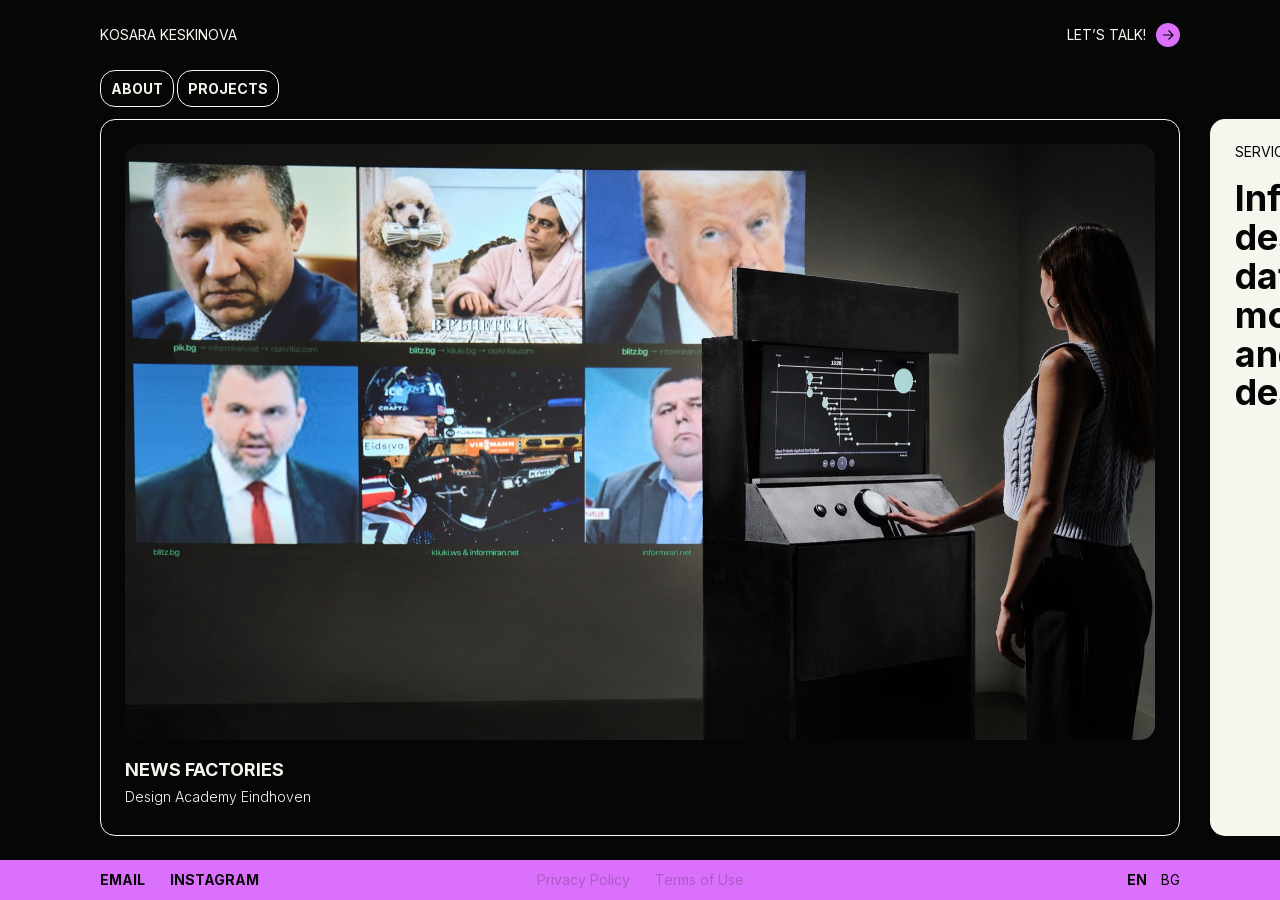
<file: index.html>
<!doctype html>
<html lang="en">
<head>
  <meta charset="utf-8">
  <meta name="viewport" content="width=device-width, initial-scale=1, viewport-fit=cover">
  <title data-t>Kosara Keskinova — Information designer</title>
  <meta name="description" data-t-content content="Kosara Keskinova is an information designer doing data visualisation, motion, editorial and interactive design.">
  <meta name="theme-color" content="#060606">
  <meta property="og:type" content="website">
  <meta property="og:title" data-t-content content="Kosara Keskinova — Information designer">
  <meta property="og:description" data-t-content content="Data visualisation, motion, editorial and interactive design.">
  <meta property="og:image" content="assets/images/project-01-01.jpg">
  <link rel="icon" type="image/png" href="assets/images/favicon.png">
  <link rel="preload" href="assets/fonts/inter-latin.woff2" as="font" type="font/woff2" crossorigin>
  <link rel="stylesheet" href="css/fonts.css">
  <link rel="stylesheet" href="css/style.css">
</head>
<body class="home">
  <a class="skip-link" href="#strip" data-t>Skip to content</a>

  <header class="site-header" id="siteHeader">
    <a class="site-name" href="index.html">Kosara Keskinova</a>
  </header>

  <div class="page-bar" id="pageBar">
    <nav class="nav" aria-label="Main" data-t-label>
      <button class="nav-pill" type="button" data-view="about" aria-pressed="false"><span data-t>about</span></button>
      <button class="nav-pill" type="button" data-view="projects" aria-pressed="false"><span data-t>projects</span></button>
    </nav>
    <div class="filter-row" data-group="projects" role="group" aria-label="Projects" data-t-label hidden></div>
    <p class="sr-only" id="filtersStatus" aria-live="polite"></p>
  </div>

  <main class="strip" id="strip" aria-label="Projects and about" tabindex="-1">
    <div class="strip-inner" id="stripInner"></div>
  </main>

  <footer class="site-footer" id="siteFooter"></footer>

  <script src="content/content.js"></script>
  <script src="js/site.js"></script>
  <script src="js/home.js"></script>
</body>
</html>
</file>
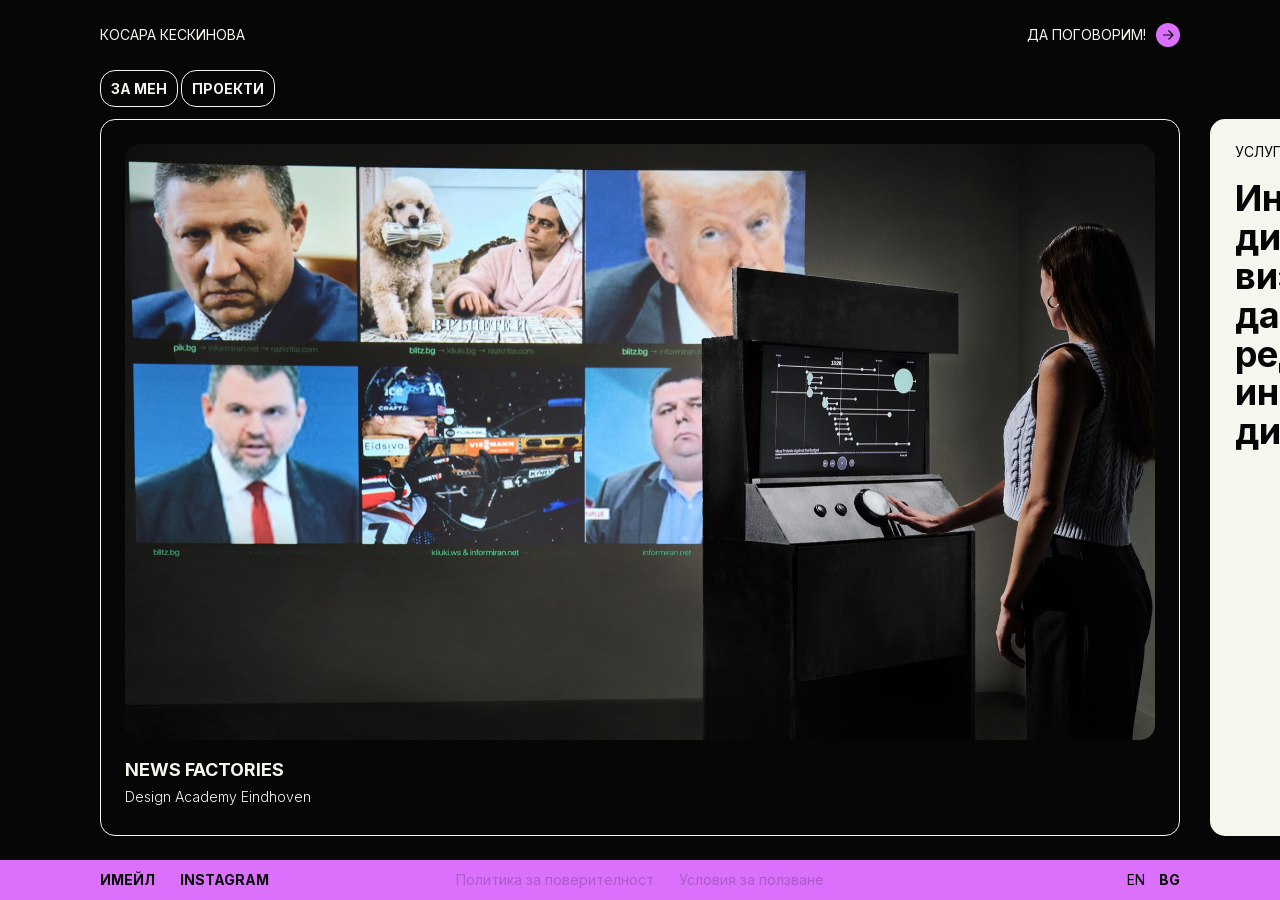
<file: bg/index.html>
<!doctype html>
<html lang="bg">
<head>
  <meta charset="utf-8">
  <base href="../">
  <meta name="viewport" content="width=device-width, initial-scale=1, viewport-fit=cover">
  <title data-t>Kosara Keskinova — Information designer</title>
  <meta name="description" data-t-content content="Kosara Keskinova is an information designer doing data visualisation, motion, editorial and interactive design.">
  <meta name="theme-color" content="#060606">
  <meta property="og:type" content="website">
  <meta property="og:title" data-t-content content="Kosara Keskinova — Information designer">
  <meta property="og:description" data-t-content content="Data visualisation, motion, editorial and interactive design.">
  <meta property="og:image" content="assets/images/project-01-01.jpg">
  <link rel="icon" type="image/png" href="assets/images/favicon.png">
  <link rel="preload" href="assets/fonts/inter-latin.woff2" as="font" type="font/woff2" crossorigin>
  <link rel="stylesheet" href="css/fonts.css">
  <link rel="stylesheet" href="css/style.css">
</head>
<body class="home">
  <a class="skip-link" href="#strip" data-t>Skip to content</a>

  <header class="site-header" id="siteHeader">
    <a class="site-name" href="bg/index.html">Kosara Keskinova</a>
  </header>

  <div class="page-bar" id="pageBar">
    <nav class="nav" aria-label="Main" data-t-label>
      <button class="nav-pill" type="button" data-view="about" aria-pressed="false"><span data-t>about</span></button>
      <button class="nav-pill" type="button" data-view="projects" aria-pressed="false"><span data-t>projects</span></button>
    </nav>
    <div class="filter-row" data-group="projects" role="group" aria-label="Projects" data-t-label hidden></div>
    <p class="sr-only" id="filtersStatus" aria-live="polite"></p>
  </div>

  <main class="strip" id="strip" aria-label="Projects and about" tabindex="-1">
    <div class="strip-inner" id="stripInner"></div>
  </main>

  <footer class="site-footer" id="siteFooter"></footer>

  <script src="content/content.js"></script>
  <script src="content/content.bg.js"></script>
  <script src="js/site.js"></script>
  <script src="js/home.js"></script>
</body>
</html>
</file>
<file: css/fonts.css>
/* Inter, self-hosted (no request to Google = no visitor IP sent to a third party; see privacy policy). */
/* cyrillic-ext */
@font-face {
  font-family: Inter;
  font-style: normal;
  font-weight: 300 700;
  font-display: swap;
  src: url(../assets/fonts/inter-cyrillic-ext.woff2) format('woff2');
  unicode-range: U+0460-052F, U+1C80-1C8A, U+20B4, U+2DE0-2DFF, U+A640-A69F, U+FE2E-FE2F;
}
/* cyrillic */
@font-face {
  font-family: Inter;
  font-style: normal;
  font-weight: 300 700;
  font-display: swap;
  src: url(../assets/fonts/inter-cyrillic.woff2) format('woff2');
  unicode-range: U+0301, U+0400-045F, U+0490-0491, U+04B0-04B1, U+2116;
}
/* latin-ext */
@font-face {
  font-family: Inter;
  font-style: normal;
  font-weight: 300 700;
  font-display: swap;
  src: url(../assets/fonts/inter-latin-ext.woff2) format('woff2');
  unicode-range: U+0100-02BA, U+02BD-02C5, U+02C7-02CC, U+02CE-02D7, U+02DD-02FF, U+0304, U+0308, U+0329, U+1D00-1DBF, U+1E00-1E9F, U+1EF2-1EFF, U+2020, U+20A0-20AB, U+20AD-20C4, U+2113, U+2C60-2C7F, U+A720-A7FF;
}
/* latin */
@font-face {
  font-family: Inter;
  font-style: normal;
  font-weight: 300 700;
  font-display: swap;
  src: url(../assets/fonts/inter-latin.woff2) format('woff2');
  unicode-range: U+0000-00FF, U+0131, U+0152-0153, U+02BB-02BC, U+02C6, U+02DA, U+02DC, U+0304, U+0308, U+0329, U+2000-206F, U+20AC, U+2122, U+2191, U+2193, U+2212, U+2215, U+FEFF, U+FFFD;
}
</file>
<file: css/style.css>
/* Tokens: see design-system.md */
:root {
  --ink: #060606;
  --paper: #f5f6ee;
  --accent: #da70fb;
  --muted: #8b8c85;        /* secondary text on ink (phone menu: legal links, location) */

  --gutter: 100px;
  --header-h: 70px;
  --footer-h: 40px;
  --radius-card: 15px;
  --radius-pill: 20px;
  --card-h: 500px;
  --card-pad: 25px;
  --card-gap: 30px;
  --display: 36px;

  --ease: cubic-bezier(.3, 0, .2, 1);
  --ease-move: cubic-bezier(.65, 0, .35, 1);   /* filter close-up and footer: slow in, slow out */
  --t-filter: 450ms;
}

*, *::before, *::after { box-sizing: border-box; }

html, body { margin: 0; }
html { background: var(--ink); }   /* also behind the page when it bounces past its edges */

body {
  background: var(--ink);
  color: var(--paper);
  font-family: Inter, system-ui, -apple-system, "Helvetica Neue", Arial, sans-serif;
  font-size: 14px;
  line-height: 1.08;
  -webkit-font-smoothing: antialiased;
  text-size-adjust: 100%;
}

a { color: inherit; text-decoration: none; }
button { font: inherit; color: inherit; background: none; border: 0; padding: 0; cursor: pointer; }
p, h1, h2, h3 { margin: 0; font: inherit; }
img, video { display: block; max-width: 100%; }

:focus-visible { outline: 2px solid var(--paper); outline-offset: 3px; }
.card-about :focus-visible, .site-footer :focus-visible, .menu-footer :focus-visible { outline-color: var(--ink); }

.sr-only {
  position: absolute; width: 1px; height: 1px; overflow: hidden;
  clip: rect(0 0 0 0); clip-path: inset(50%); white-space: nowrap;
}
.skip-link {
  position: absolute; left: 16px; top: -100px; z-index: 30;
  background: var(--paper); color: var(--ink); padding: 10px; border-radius: 15px;
}
.skip-link:focus { top: 12px; }

/* ---------- Header ---------- */
.site-header {
  height: var(--header-h);
  gap: 16px;
  white-space: nowrap;
  padding: 0 var(--gutter);
  display: flex;
  align-items: center;
  justify-content: space-between;
  text-transform: uppercase;
  position: relative;
  z-index: 1;
}
/* On wide-colour Macs, browsers show an area that holds text and an empty area in slightly different
   blacks, though both are #060606. So every empty black stays a plain surface and the text is
   painted on its own transparent layers (will-change below). */
.site-header::before {
  content: "";
  position: absolute;
  inset: 0;
  z-index: -1;
  background: var(--ink);
  will-change: transform;
}
.site-header, .page-bar, .project { will-change: transform; }

/* Under the name, above the cards: projects + about, then the project filters when they are open. */
.page-bar {
  padding: 0 var(--gutter) 12px;
  display: flex;
  flex-wrap: wrap;
  align-items: center;
  gap: 10px 3px;   /* the filters sit right beside the projects button */
}
.nav { display: flex; align-items: center; gap: 3px; flex: none; }
/* Let's talk: the same text style as the name, then a pink circle with an arrow. */
.talk-link { margin-left: auto; flex: none; display: flex; align-items: center; gap: 10px; }
.talk-arrow {
  width: 24px; height: 24px; flex: none;
  display: flex; align-items: center; justify-content: center;
  border-radius: 50%;
  background: var(--accent); color: var(--ink);
}

/* Projects and About: bold, white outline and white text; pink outline and text while on. */
.nav-pill {
  padding: 10px;
  border: 1px solid var(--paper);
  border-radius: 15px;
  font-weight: 700;
  text-transform: uppercase;
}
.nav-pill[aria-pressed="true"], .menu-pill[aria-pressed="true"] { border-color: var(--accent); color: var(--accent); }
/* Hover fills the outline (never an underline); pink stays reserved for "on". */
.nav-pill, .filter, .menu-pill { transition: background-color 150ms, color 150ms, border-color 150ms; }
@media (hover: hover) {
  .nav-pill:not([aria-pressed="true"]):hover,
  .menu-pill:not([aria-pressed="true"]):hover,
  .filter[data-group="projects"]:not([aria-pressed="true"]):hover { background: var(--paper); color: var(--ink); }
  .site-name:hover, .crumb a:hover, .talk-link:hover { color: var(--accent); }
}

.menu-toggle, .menu { display: none; }

/* ---------- Home layout (≥ 800px): one screen, no vertical scroll ---------- */
.home {
  height: 100vh;
  height: 100dvh;
  overflow: hidden;
  display: grid;
  grid-template-rows: var(--header-h) auto minmax(0, 1fr) var(--footer-h);
  grid-template-columns: minmax(0, 1fr);
}

/* ---------- Strip ---------- */
.strip {
  position: relative;
  overflow: hidden;
  display: flex;
  align-items: flex-start;
  cursor: grab;
  touch-action: pan-y;
  user-select: none;
  -webkit-user-select: none;
  outline: none;
  opacity: 0;
}
.strip.is-ready { opacity: 1; transition: opacity 400ms var(--ease); }
.strip.is-dragging { cursor: grabbing; }

.strip-inner {
  display: flex;
  align-items: flex-start;
  will-change: transform;
}

.strip-copy { display: flex; align-items: flex-start; transition: opacity 250ms linear; }
.strip.no-loop .strip-copy:not([data-copy="1"]),
.strip.at-start .strip-copy[data-copy="0"] { visibility: hidden; opacity: 0; }

/* Every card: fixed height, width set from content; collapses to 0 when filtered out */
.card {
  flex: none;
  height: var(--card-h);
  margin-right: var(--card-gap);
  border-radius: var(--radius-card);
  overflow: hidden;
  transition:
    width var(--t-filter) var(--ease-move),
    margin-right var(--t-filter) var(--ease-move),
    opacity 220ms linear,
    border-width var(--t-filter) var(--ease-move);
}
.card-body {
  height: 100%;
  padding: var(--card-pad);
  display: flex;
  flex-direction: column;
  gap: 20px;
}
.card.is-hidden {
  width: 0 !important;
  margin-right: 0;
  opacity: 0;
  border-width: 0;
  pointer-events: none;
}

/* Project card: hollow */
.card-project {
  border: 1px solid var(--paper);
  color: var(--paper);
}
.card-project .card-body { padding: calc(var(--card-pad) - 1px); }
.card-media {
  height: calc(var(--card-h) - 121px);
  border-radius: var(--radius-card);
  overflow: hidden;
  flex: none;
}
.card-media img, .card-media video {
  height: 100%;
  width: 100%;
  object-fit: cover;
  transition: transform 600ms var(--ease);
  -webkit-user-drag: none;
}
.card-project:hover .card-media > * { transform: scale(1.03); }
.card-info { display: flex; flex-direction: column; align-items: flex-start; gap: 10px; white-space: nowrap; }
.card-title { font-size: 18px; font-weight: 700; text-transform: uppercase; }
.card-sub { font-weight: 300; text-transform: capitalize; }

/* About card: solid */
.card-about { position: relative; background: var(--paper); color: var(--ink); }
.card-about .card-body { position: relative; }
/* The spiky star in the card's empty space, cut off by its bottom edge.
   Sized and moved with the scrolling in js/home.js. */
.card-shape {
  position: absolute;
  left: 50%;
  transform: translateX(-50%);
  will-change: transform;
  max-width: none;
  fill: var(--accent);
  color: var(--accent);
  opacity: .1;
  pointer-events: none;
}
.card-label { text-transform: uppercase; }
.card-statement { font-size: var(--display); font-weight: 700; }

/* Rows card (education, skills…): the same label as every card, then the table right under it:
   one rounded block like a spreadsheet, a header row, rows and columns split by hairlines. */
.cv-table {
  display: grid;
  grid-template-columns: max-content max-content minmax(max-content, 1fr);
  border: 1px solid var(--ink);
  border-radius: var(--radius-card);
  overflow: hidden;
}
.cv-row {
  grid-column: 1 / -1;
  display: grid;
  grid-template-columns: subgrid;
}
.cv-row + .cv-row { border-top: 1px solid var(--ink); }
.cv-row > * { display: flex; align-items: center; padding: var(--row-pad, 19px) 16px; white-space: nowrap; }
.cv-row > * + * { border-left: 1px solid var(--ink); }
/* Header row: small uppercase column names, like a spreadsheet's column letters */
.cv-row.cv-head > * { padding-block: 8px; font-size: 14px; font-weight: 400; text-transform: uppercase; }
.cv-head-what { display: none; }
.cv-head + .cv-row > .cv-when { box-shadow: inset 0 1px 0 var(--paper); }   /* header rule, visible on the ink column too */
.cv-when { background: var(--ink); color: var(--paper); font-variant-numeric: tabular-nums; }
.cv-where { font-size: 18px; font-weight: 700; }
.cv-what { font-weight: 300; }

/* ---------- Pills (filters, CV rows) ---------- */
.pill {
  display: inline-flex;
  align-items: center;
  padding: 10px;
  border-radius: var(--radius-pill);
  border: 1px solid currentColor;
  font-weight: 700;
  white-space: nowrap;
}
.pill-solid { background: var(--ink); color: var(--paper); border-color: var(--ink); }

/* ---------- Filters ---------- */
.filters-label { text-transform: uppercase; }

.filter-row { display: flex; flex-wrap: wrap; gap: 3px; }
.filter-row[hidden] { display: none; }

.filter {
  padding: 10px;
  border-radius: var(--radius-pill);
  border: 1px solid var(--paper);
  font-weight: 700;
  white-space: nowrap;
}
.filter[data-group="projects"] { color: var(--paper); }
/* Active: pink outline + pink text. */
.filter[data-group="projects"][aria-pressed="true"] { border-color: var(--accent); color: var(--accent); }

/* ---------- Footer: one pink line, no hover effect ---------- */
.site-footer {
  min-height: var(--footer-h);
  padding: 0 var(--gutter);
  display: grid;
  grid-template-columns: 1fr auto 1fr;   /* keeps the legal links in the exact middle */
  align-items: center;
  gap: 25px;
  background: var(--accent);
  color: var(--ink);
}
.footer-links, .footer-legal { display: flex; gap: 25px; white-space: nowrap; }
.footer-links { font-weight: 700; text-transform: uppercase; }
.site-footer .footer-legal a { opacity: .2; }
.site-footer .footer-legal a:focus-visible { opacity: 1; }

/* Language switch: EN BG IT, the current one in bold. Always visible. */
.lang-switch { display: flex; gap: 14px; justify-self: end; text-transform: uppercase; }
.lang-switch a[aria-current] { font-weight: 700; }

/* ---------- Content notice (only while editing locally, see js/site.js) ---------- */
.content-notice {
  position: fixed;
  right: 16px;
  bottom: 72px;
  z-index: 40;
  max-width: min(420px, calc(100vw - 32px));
  padding: 25px;
  border-radius: var(--radius-card);
  background: var(--paper);
  color: var(--ink);
  font-size: 14px;
  line-height: 1.4;
  box-shadow: 0 0 0 1px var(--ink);
}
.content-notice ul { margin: 10px 0 0; padding-left: 18px; }

/* ---------- Project and legal pages ---------- */
.project-page .site-header, .legal-page .site-header { position: sticky; top: 0; z-index: 20; }
.crumb { display: flex; gap: 8px; align-items: center; text-transform: uppercase; }
.crumb strong { font-weight: 400; }

.project {
  padding: 30px var(--gutter) 0;
}
/* Datalands order: title, then meta beside the lead, then the first image */
.project-head {
  padding: 30px 0 60px;
  display: grid;
  grid-template-columns: minmax(0, 1fr) minmax(0, 2fr);
  gap: 40px 30px;
}
.project-title {
  grid-column: 1 / -1;
  font-size: clamp(56px, 9vw, 120px);
  font-weight: 700;
  line-height: 1.08;
  letter-spacing: -.02em;
  text-transform: uppercase;
  overflow-wrap: anywhere;
}
.project-hero {
  border-radius: var(--radius-card);
  overflow: hidden;
  margin-bottom: 80px;
}
.project-hero img, .project-hero video {
  width: 100%;
  height: auto;
  max-height: 80vh;
  object-fit: cover;
}
/* Videos are never cropped: full width at their own proportions. */
.project-hero video { max-height: none; }
.project-hero.is-portrait, .block-media.is-portrait { max-width: min(100%, 520px); }
.project-hero.is-portrait img, .project-hero.is-portrait video { max-height: none; }

/* Portrait media beside the text that follows it: two equal columns */
.block-split { display: grid; grid-template-columns: 1fr 1fr; gap: 30px; align-items: start; }
.block-split.is-hero { margin-bottom: 80px; }
.block-split .project-hero { margin: 0; }
.block-split img, .block-split video { max-height: none !important; }
.block-split .block-text { grid-template-columns: 1fr; gap: 20px; }

.project-meta {
  margin: 0;
  display: flex;
  flex-direction: column;
  align-items: flex-start;
  gap: 20px;
}
.project-meta div { display: flex; flex-direction: column; align-items: flex-start; gap: 10px; }
.project-meta dt { text-transform: uppercase; }
.project-meta dd { margin: 0; }
.project-meta .pill { color: var(--paper); }

.project-intro {
  font-size: 24px;
  font-weight: 400;
  line-height: 1.3;
  max-width: 30em;
  text-wrap: pretty;
}

.project-body { display: flex; flex-direction: column; gap: 80px; }
.block-media {
  margin: 0;
  border-radius: var(--radius-card);
  overflow: hidden;
}
.block-media img, .block-media video { width: 100%; height: auto; background: var(--paper); }
.block-pair { display: grid; grid-template-columns: 1fr 1fr; gap: 30px; align-items: start; }
.block-pair .block-media img { aspect-ratio: 4 / 5; object-fit: cover; }
.block-clips { display: grid; grid-template-columns: repeat(4, minmax(0, 1fr)); gap: 30px; align-items: start; }
.block-clips figure { margin: 0; display: flex; flex-direction: column; gap: 20px; }
.block-clips video { width: 100%; height: auto; display: block; border-radius: var(--radius-card); background: var(--paper); }
.block-clips figcaption { display: flex; flex-direction: column; gap: 10px; }
.block-clips h2 { font-size: 18px; font-weight: 700; text-transform: uppercase; line-height: 1.08; }
.block-clips p { font-size: 14px; font-weight: 300; line-height: 1.45; }
.block-text {
  display: grid;
  grid-template-columns: minmax(0, 1fr) minmax(0, 2fr);
  gap: 30px;
}
.block-text h2 {
  font-size: 18px;
  font-weight: 700;
  text-transform: uppercase;
  line-height: 1.08;
}
.block-text p, .block-text li {
  font-size: 18px;
  font-weight: 300;
  line-height: 1.45;
  max-width: 31em;   /* ~65 characters */
}
.block-text .prose { display: flex; flex-direction: column; gap: 14px; }
.block-text ul { margin: 0; padding-left: 20px; display: flex; flex-direction: column; gap: 6px; }
.block-text a { text-decoration: underline; text-underline-offset: 3px; }
.block-text strong { font-weight: 700; }

.next-project {
  margin: 120px 0 60px;
  display: flex;
  flex-direction: column;
  gap: 20px;
  padding: 25px;
  border: 1px solid var(--paper);
  border-radius: var(--radius-card);
  transition: background-color 200ms, color 200ms;
}
.next-project .card-label { text-transform: uppercase; }
.next-project .next-title { font-size: var(--display); font-weight: 700; text-transform: uppercase; }
.next-project:hover { background: var(--paper); color: var(--ink); }

.project-page .site-footer, .legal-page .site-footer { margin-top: 60px; }

/* ---------- Tablet (800–1099px) ---------- */
@media (max-width: 1099px) {
  :root { --gutter: 40px; }
}

/* ---------- Phone and small tablet (< 800px): vertical list, name + hamburger ---------- */
@media (max-width: 799px) {
  :root { --gutter: 20px; --header-h: 48px; --card-pad: 20px; --card-gap: 5px; --display: 24px; }

  .site-header { position: sticky; top: 0; z-index: 20; }
  .page-bar, .crumb strong, .crumb span[aria-hidden] { display: none; }
  .site-header { gap: 8px; }
  .talk-link { display: none; }
  .menu-toggle {
    display: flex; align-items: center; justify-content: center;
    width: 48px; height: 44px; margin-right: -4px; color: var(--paper);
  }
  .menu-toggle .icon-close { display: none; }
  .menu-open .menu-toggle .icon-open { display: none; }
  .menu-open .menu-toggle .icon-close { display: block; }

  /* The footer stacks on the left: languages, contact, legal links (the same as the menu's pink block). */
  .site-footer { display: flex; flex-direction: column; align-items: flex-start; padding-block: 16px; gap: 10px; }
  .site-footer .footer-legal { flex-wrap: wrap; gap: 10px 25px; }
  .site-footer .lang-switch { order: -1; justify-self: auto; }

  /* Home: the page scrolls; filters move into the menu */
  .home { display: block; height: auto; overflow: visible; }
  .strip { display: block; overflow: visible; cursor: auto; touch-action: auto; user-select: auto; -webkit-user-select: auto; padding: 0 var(--gutter) var(--gutter); }
  .strip-inner { display: block; transform: none !important; }
  .strip-copy:not([data-copy="1"]) { display: none; }
  .strip-copy { display: flex; flex-direction: column; align-items: stretch; gap: var(--card-gap); }

  .card { width: auto !important; height: auto; margin: 0; transition: none; }
  .card.is-hidden { display: none; }
  .card-body { height: auto; gap: 10px; }
  .card-info { gap: 5px; white-space: normal; }
  /* Every card and every cover is the full column width; covers keep their proportions,
     except very tall ones, which are cropped to 4:5. */
  .card-media { height: auto; width: 100% !important; aspect-ratio: var(--ratio-col); }
  .card-about .card-body { gap: 5px; }
  .card-shape { display: none; }
  .card-statement { font-size: var(--display) !important; }

  .card-rows .card-body { gap: 10px; }
  .cv-table { grid-template-columns: max-content minmax(0, 1fr); }
  .cv-row > * { white-space: normal; padding: 10px 12px; }
  .cv-head > * { padding-block: 8px; }
  .cv-head .cv-what { display: none; }
  .cv-head .cv-where { display: block; }
  .cv-head .cv-head-what { display: inline; }
  .cv-head .cv-when { grid-row: auto; }
  .cv-when { font-size: 14px; }
  .cv-when { grid-row: span 2; }
  .cv-what { border-left: 1px solid var(--ink); border-top: 1px solid var(--ink); }

  /* Menu (Figma: menu frame): an ink sheet under the header; pills look as on desktop */
  .menu:not([hidden]) {
    display: flex; flex-direction: column; gap: 40px;
    position: fixed; z-index: 19;
    top: var(--header-h); left: 0; right: 0; bottom: 0;
    overflow-y: auto; overscroll-behavior: contain;
    padding: 20px var(--gutter) 0;
    color: var(--paper);
  }
  .menu-open { overflow: hidden; }
  /* One black surface behind both the header and the open menu. */
  .menu-open::before { content: ""; position: fixed; inset: 0; z-index: 18; background: var(--ink); }
  .menu-open .site-header::before { display: none; }
  .menu-filters { display: flex; flex-direction: column; align-items: flex-start; gap: 20px; }
  .menu-group { display: flex; flex-direction: column; align-items: flex-start; gap: 20px; }
  .menu-pill {
    padding: 10px; border-radius: 15px; border: 1px solid var(--paper);
    font-weight: 700;
    text-transform: uppercase;
  }

  /* The footer's content in a pink block at the bottom of the menu, edge to edge. */
  .menu-footer {
    margin: auto calc(var(--gutter) * -1) 0;
    padding: 16px var(--gutter) max(16px, env(safe-area-inset-bottom, 0px));
    display: flex; flex-direction: column; align-items: flex-start; gap: 10px;
    background: var(--accent); color: var(--ink);
  }
  .menu-footer .lang-switch { justify-self: auto; }
  .menu-footer .footer-legal { flex-wrap: wrap; gap: 10px 25px; }
  .menu-footer .footer-legal a { opacity: .2; }
  .menu-footer .footer-legal a:focus-visible { opacity: 1; }

  /* Project and legal pages */
  .project-head { padding: 20px 0 40px; gap: 28px; grid-template-columns: 1fr; }
  .project-meta { flex-direction: row; flex-wrap: wrap; gap: 20px; }
  .project-intro { font-size: 20px; }
  .project-hero { margin-bottom: 48px; }
  .project-body { gap: 48px; }
  .block-pair { grid-template-columns: 1fr; gap: 16px; }
  .block-clips { grid-template-columns: 1fr 1fr; gap: 28px 16px; }
  .block-pair .block-media img { aspect-ratio: auto; }
  .block-text { grid-template-columns: 1fr; gap: 14px; }
  .block-split { grid-template-columns: 1fr; gap: 28px; }
  .block-split.is-hero { margin-bottom: 48px; }
  .block-text p, .block-text li { font-size: 16px; }
  .next-project { margin: 72px 0 40px; }
}

@media (prefers-reduced-motion: reduce) {
  :root { --t-filter: 1ms; }
  .card-media > *, .strip.is-ready { transition: none; }
}
</file>
